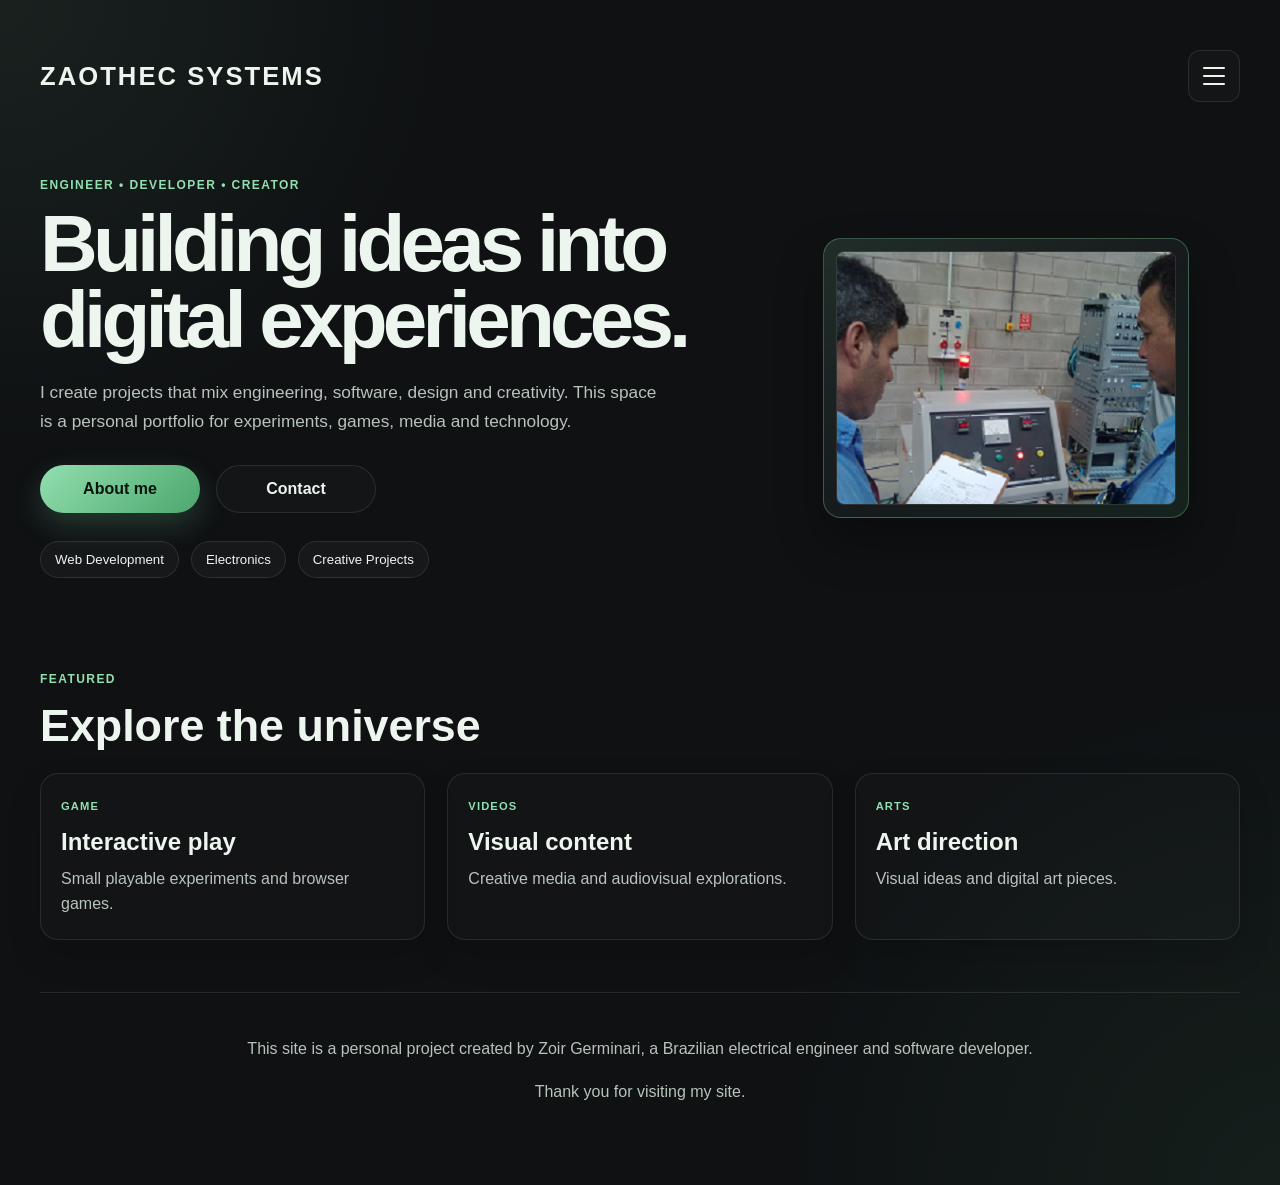
<file: index.html>
﻿<!DOCTYPE html>
<html lang="pt-BR">
<head>
  <meta charset="UTF-8">
  <meta name="viewport" content="width=device-width, initial-scale=1.0">
  <title>Zaothec Systems</title>
  <link rel="icon" type="image/png" href="imagens/zaoicon2.png">
  <link rel="stylesheet" href="index.css">
  <script async src="https://www.googletagmanager.com/gtag/js?id=G-YG8TLQX082"></script>
  <script>
    window.dataLayer = window.dataLayer || [];
    function gtag(){dataLayer.push(arguments);}
    gtag('js', new Date());
    gtag('config', 'G-YG8TLQX082');
  </script>
  <script src="index.js" defer></script>
</head>
<body>
  <div class="page-shell">
    <header class="topbar">
      <div class="brand">Zaothec Systems</div>

      <button class="menu-toggle" aria-label="Abrir menu" aria-expanded="false">
        <span></span>
        <span></span>
        <span></span>
      </button>

      <nav class="menu" aria-label="Menu principal">
        <a href="about.html">About</a>
        <a href="VIDEOS.html">Videos</a>
        <a href="contato.html">Contact</a>
        <a href="arts.html">Arts</a>
        <a href="MUSIC.html">Musics</a>
        <a href="game.html">Game</a>
        <a href="ebooks.html">Ebooks</a>
      </nav>
    </header>

    <main class="hero">
      <section class="hero-copy">
        <p class="eyebrow">Engineer • Developer • Creator</p>
        <h1>Building ideas into digital experiences.</h1>
        <p class="lead">
          I create projects that mix engineering, software, design and creativity.
          This space is a personal portfolio for experiments, games, media and technology.
        </p>

        <div class="actions">
          <a class="btn btn-primary" href="about.html">About me</a>
          <a class="btn btn-secondary" href="contato.html">Contact</a>
        </div>

        <ul class="highlights">
          <li>Web Development</li>
          <li>Electronics</li>
          <li>Creative Projects</li>
        </ul>
      </section>

      <aside class="hero-panel" aria-label="Foto em destaque">
        <div class="hero-photo-banner">
          <img class="hero-photo" src="img/testaltavoltagem.png" alt="Dois técnicos analisam um equipamento elétrico em laboratório.">
        </div>
      </aside>
    </main>

    <section class="projects">
      <div class="section-title-wrap">
        <p class="eyebrow">Featured</p>
        <h2>Explore the universe</h2>
      </div>

      <div class="cards">
        <a class="project-card" href="game.html">
          <span class="card-tag">Game</span>
          <h3>Interactive play</h3>
          <p>Small playable experiments and browser games.</p>
        </a>

        <a class="project-card" href="VIDEOS.html">
          <span class="card-tag">Videos</span>
          <h3>Visual content</h3>
          <p>Creative media and audiovisual explorations.</p>
        </a>

        <a class="project-card" href="arts.html">
          <span class="card-tag">Arts</span>
          <h3>Art direction</h3>
          <p>Visual ideas and digital art pieces.</p>
        </a>
      </div>
    </section>

    <section class="footer-note">
      <p>
        This site is a personal project created by Zoir Germinari, a Brazilian electrical engineer and software developer.
      </p>
      <p>Thank you for visiting my site.</p>
    </section>
  </div>
</body>
</html>
</file>
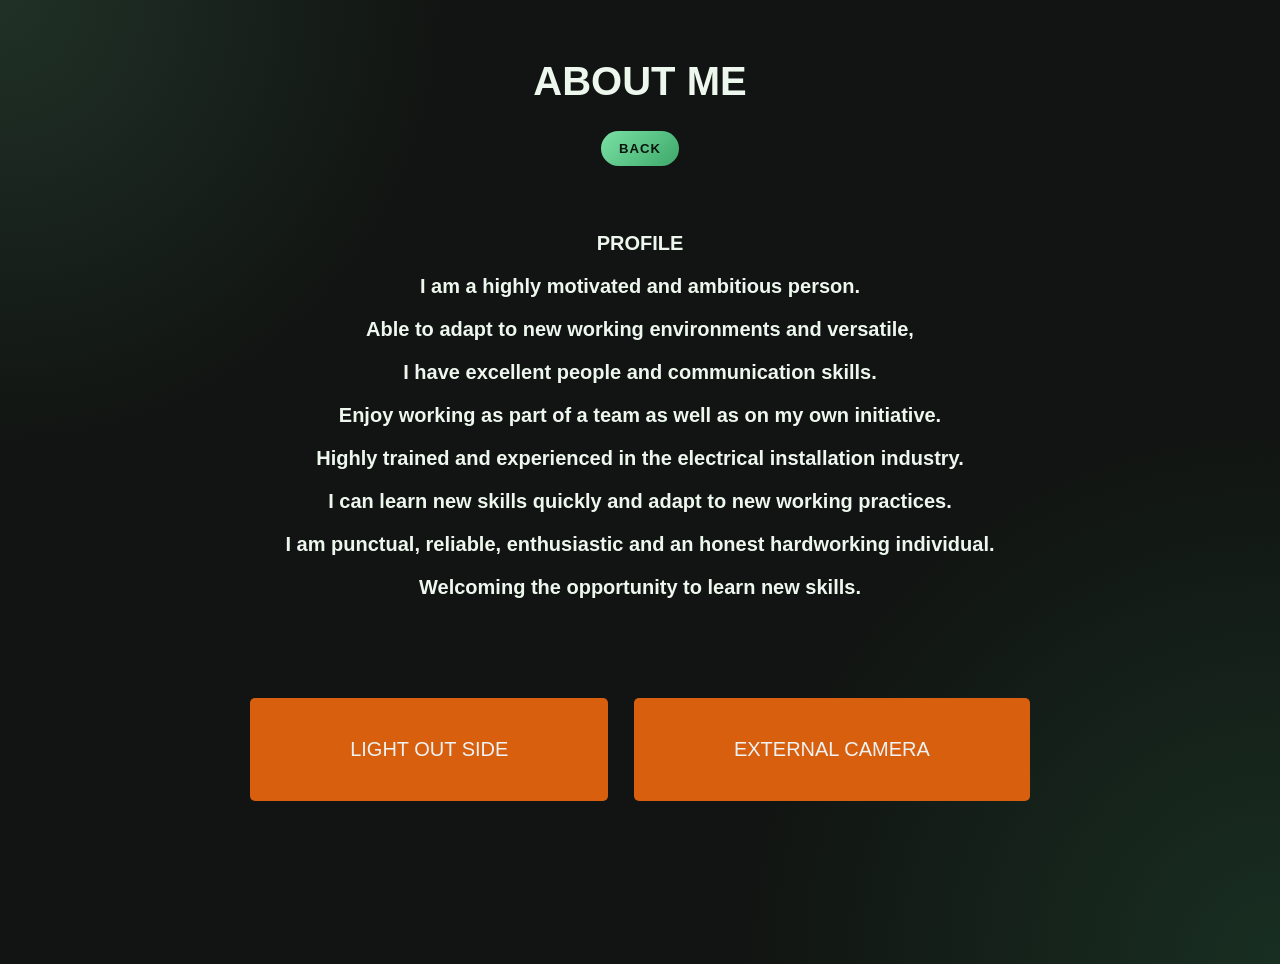
<file: about.html>
<!DOCTYPE html>
<html lang="en">
<head>
    <meta charset="UTF-8">
    <meta name="viewport" content="width=device-width, initial-scale=1.0">
    <title>Document</title>
    <link rel="stylesheet" href="about.css">
</head>
<body>
    <h1>ABOUT ME</h1>
    
    <a href="index.html" class="back-btn">BACK</a>
    <br>
    <br>
    <br>
PROFILE


<p>I am a highly motivated and ambitious person.</p>     
<p>Able to adapt to new working environments and versatile, </p>
 <!-- Quebra de linha -->
<p>I have excellent people and communication skills.</p>
<P>Enjoy working as part of a team as well as on my own initiative.</P>
<P>Highly trained and experienced in the electrical installation industry.</P>
<P> I can learn new skills quickly and adapt to new working practices.</P>
<P>I am punctual, reliable, enthusiastic and an honest hardworking individual. </P>
<P>Welcoming the opportunity to learn new skills.</P>
<br>
    <br>
    <br>

<div class="center"> 
      <a href="http://192.168.1.153/16/on"><button>LIGHT OUT SIDE</button></a>  
     <a href="http://192.168.1.89/capture"><button>EXTERNAL CAMERA</button></a>
    </div>
</body>
</html>
</file>
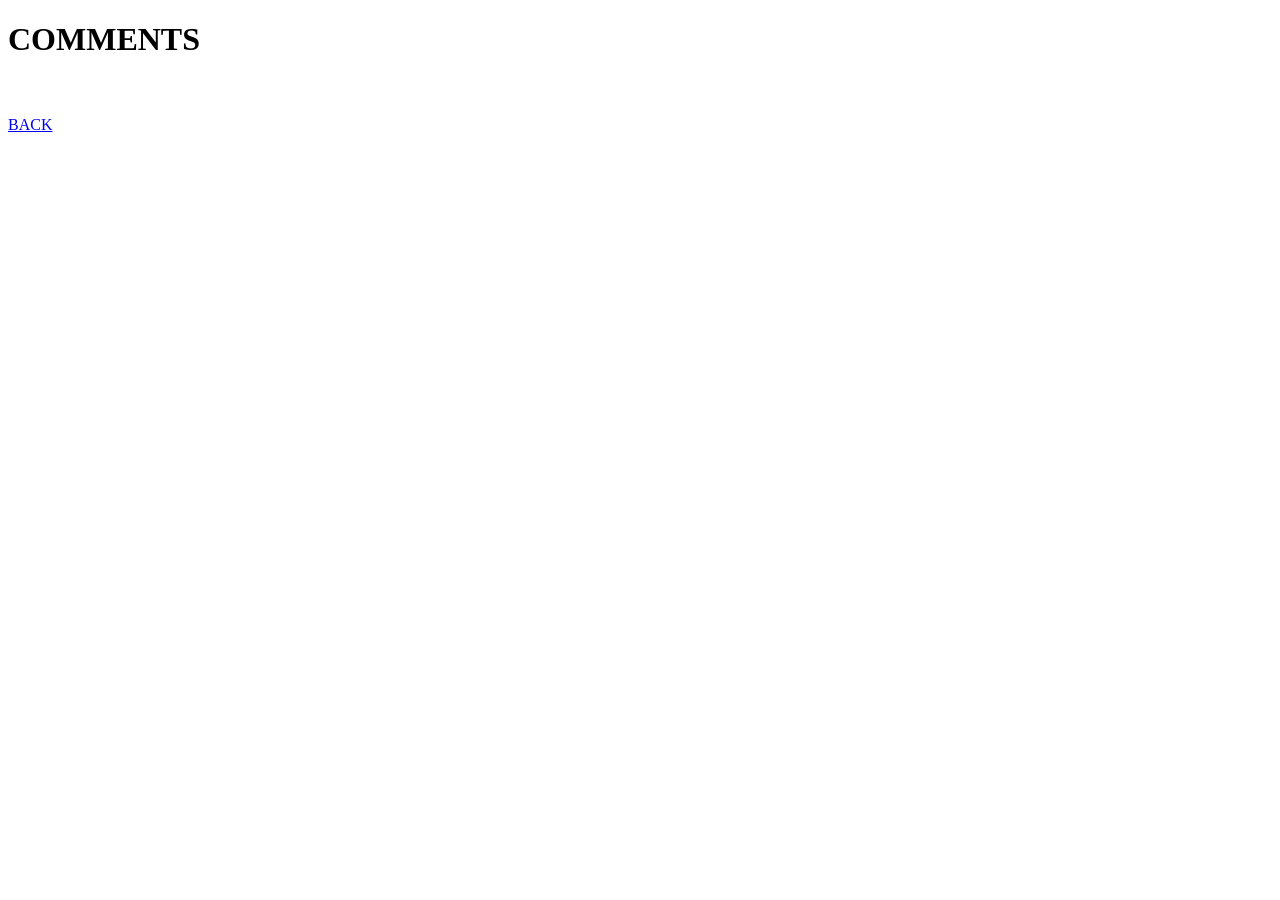
<file: comments.html>
<!DOCTYPE html>
<html lang="en">
<head>
    <meta charset="UTF-8">
    <meta name="viewport" content="width=device-width, initial-scale=1.0">
    <title>Document</title>
</head>
<body>
       <header class="header">
        <h1>COMMENTS</h1>
   </header>
      <br>
      <br>

    <a class="a" href="index.html">BACK</a>
    <br>
    <br>

   <iframe src="https://www.youtube.com/embed/eV4UcOAIP-4 " frameborder="0" width="620" height="515"></iframe>
<iframe src="https://www.youtube.com/embed/_k7aXs1CEtI " frameborder="0" width="620" height="515"></iframe>
</body>
</html>
</file>
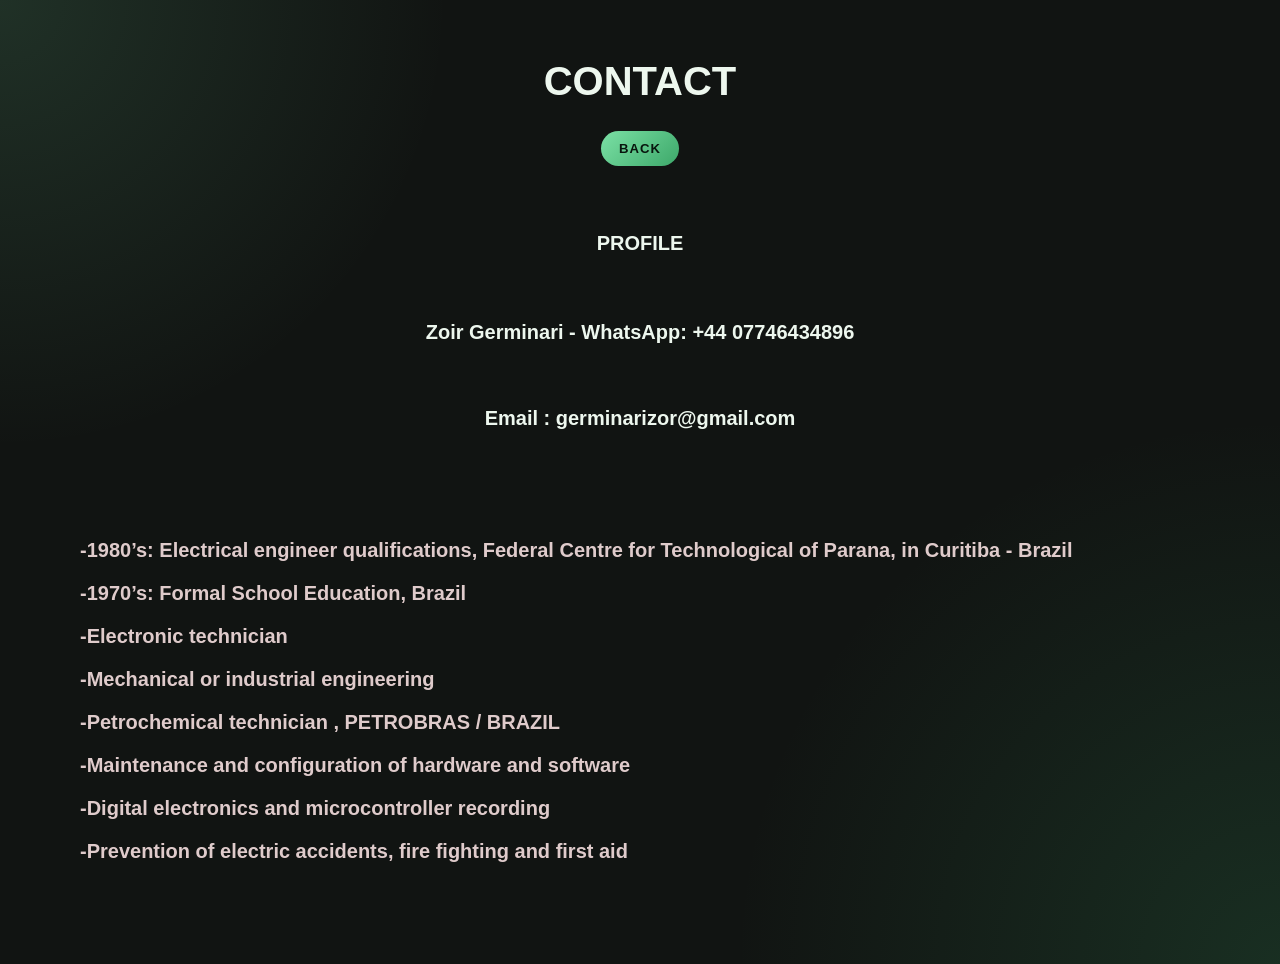
<file: contato.html>
<!DOCTYPE html>
<html lang="en">
<head>
    <meta charset="UTF-8">
    <meta name="viewport" content="width=device-width, initial-scale=1.0">
    <title>Contato</title>
    <link rel="stylesheet" href="contato.css">
</head>
<body>
    <h1>CONTACT</h1>
    
    <a href="index.html" class="back-btn">BACK</a>

    
    <br>
    <br>
    <br>
PROFILE
<br>
    <br>
    <br>
    
<p> Zoir Germinari - WhatsApp: +44 07746434896</p> 
<br>
<p> Email : germinarizor@gmail.com</p> 
<br>
    <br>
    <br>
    <div class="item">

<p> -1980’s: Electrical engineer qualifications, Federal Centre for Technological of Parana, in Curitiba - Brazil <p>
<p>-1970’s: Formal School Education, Brazil</p> 
<p> -Electronic technician</p> 
<p> -Mechanical or industrial engineering</p> 
<p> -Petrochemical technician , PETROBRAS / BRAZIL</p> 
<p> -Maintenance and configuration of hardware and software</p> 
<p> -Digital electronics and microcontroller recording</p> 
<p> -Prevention of electric accidents, fire fighting and first aid</p> 
 
</p> 
</div>
</body>
</file>
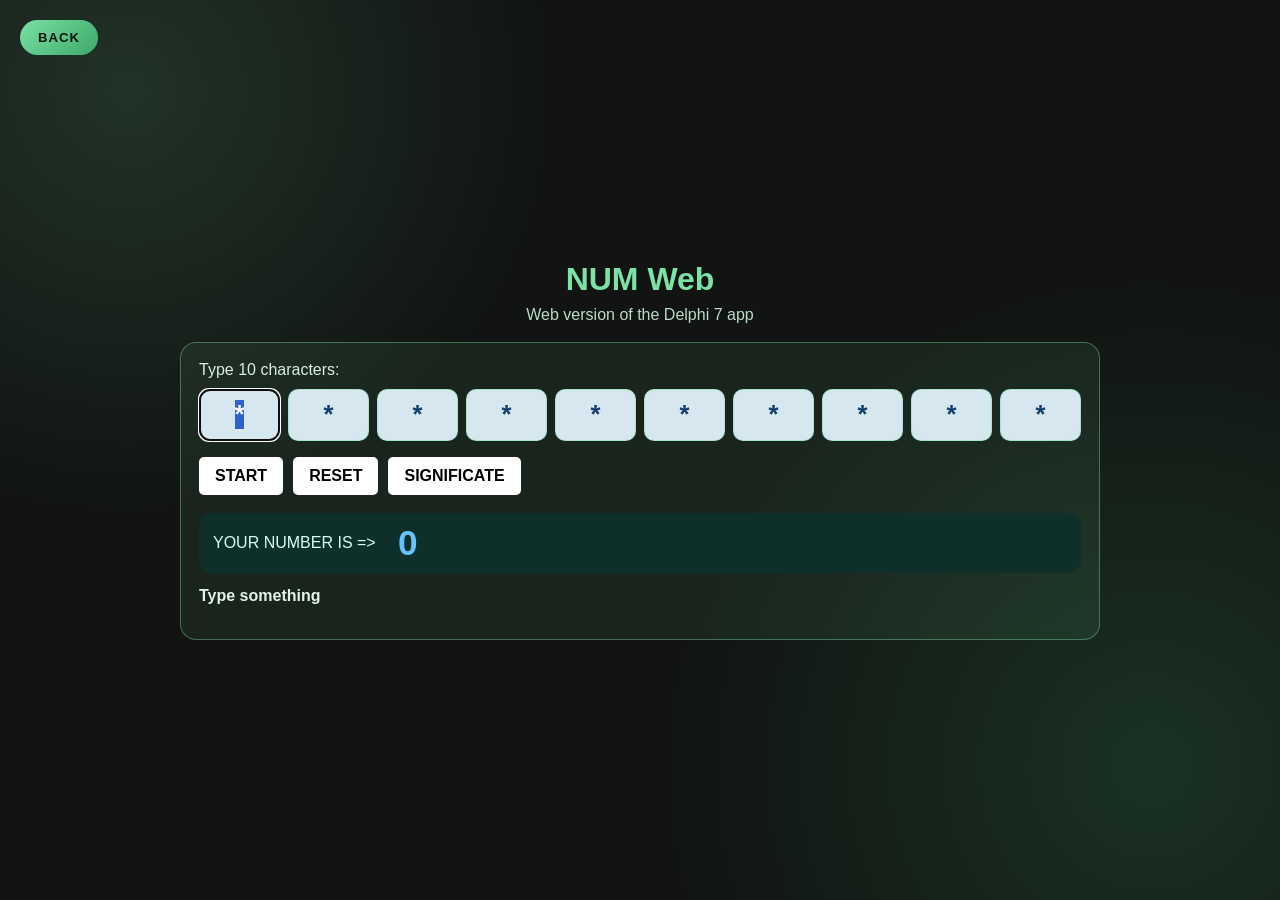
<file: delphi-num.html>
<!DOCTYPE html>
<html lang="en">
<head>
  <meta charset="UTF-8">
  <meta name="viewport" content="width=device-width, initial-scale=1.0">
  <title>NUM Web - Zaothec Systems</title>
  <link rel="stylesheet" href="delphi-num.css">
</head>
<body>
  <a href="game.html" class="back-btn">BACK</a>

  <main class="num-app">
    <h1>NUM Web</h1>
    <p class="subtitle">Web version of the Delphi 7 app</p>

    <section class="panel">
      <label class="input-label">Type 10 characters:</label>
      <div class="grid" id="lettersGrid">
        <input type="text" maxlength="1" class="letter" value="*" aria-label="character 1">
        <input type="text" maxlength="1" class="letter" value="*" aria-label="character 2">
        <input type="text" maxlength="1" class="letter" value="*" aria-label="character 3">
        <input type="text" maxlength="1" class="letter" value="*" aria-label="character 4">
        <input type="text" maxlength="1" class="letter" value="*" aria-label="character 5">
        <input type="text" maxlength="1" class="letter" value="*" aria-label="character 6">
        <input type="text" maxlength="1" class="letter" value="*" aria-label="character 7">
        <input type="text" maxlength="1" class="letter" value="*" aria-label="character 8">
        <input type="text" maxlength="1" class="letter" value="*" aria-label="character 9">
        <input type="text" maxlength="1" class="letter" value="*" aria-label="character 10">
      </div>

      <div class="actions">
        <button id="startBtn" type="button">START</button>
        <button id="resetBtn" type="button">RESET</button>
        <button id="meaningBtn" type="button">SIGNIFICATE</button>
      </div>

      <div class="result-box">
        <span>YOUR NUMBER IS =&gt;</span>
        <strong id="finalNumber">0</strong>
      </div>

      <p id="meaningText" class="meaning">Type something</p>
    </section>
  </main>

  <script src="delphi-num.js"></script>
</body>
</html>
</file>
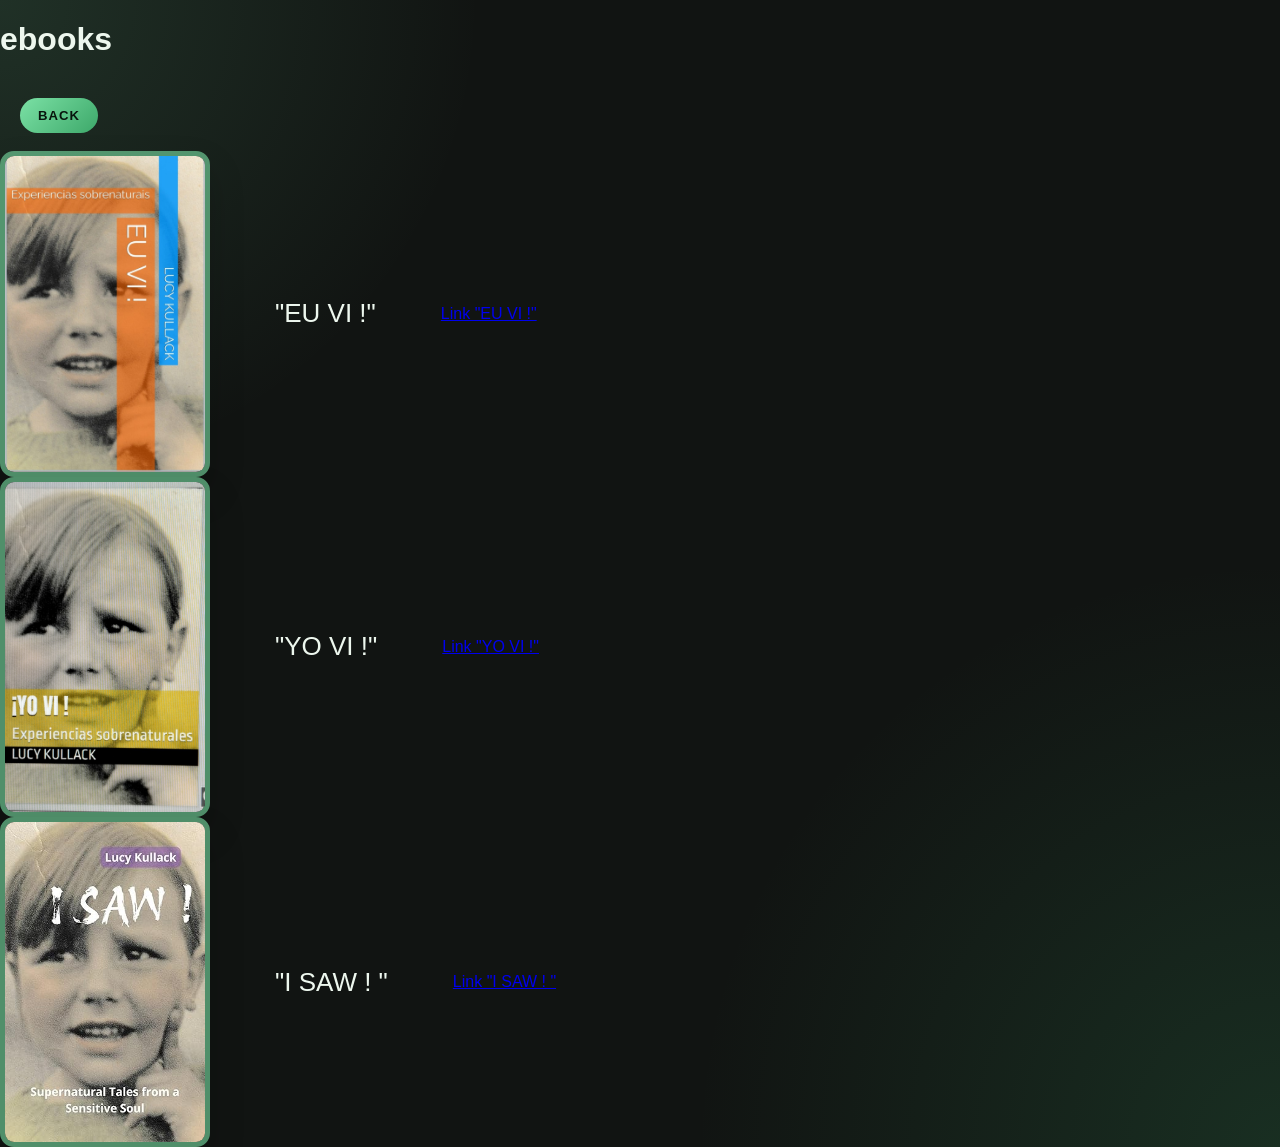
<file: ebooks.html>
<!DOCTYPE html>
<html lang="en">
<head>
    <meta charset="UTF-8">
    <meta name="viewport" content="width=device-width, initial-scale=1.0">
    <title>ebooks</title>
    <link rel="stylesheet" href="ebook.css">
</head>
<body>
    <h1>ebooks</h1>
      <!--Volta a pasta ../ -->
    
    
    <a href="index.html" class="back-btn">BACK</a>
    <br>
    <br>
    
   <div class="item">
      <img src="img/eu vi !.jpg" alt="eu vi !">
      <p>"EU VI !"</p>
      <a href="https://a.co/d/hsKKohU">Link "EU VI !"</a>
    </div>

      <div class="item">
      <img src="img/YO VI !.jpg" alt="YO VI !">
      <p>"YO VI !"</p>
      <a href="https://www.amazon.co.uk/dp/B0FH59WWPM">Link "YO VI !"</a>
    </div>

     <div class="item">
      <img src="img/I SAW ! .jpg" alt="I SAW ! ">
      <p>"I SAW ! "</p>
      <a href="https://amzn.eu/d/01LGEeT9">Link "I SAW ! "</a>
    </div>

</body>
</html>
</file>
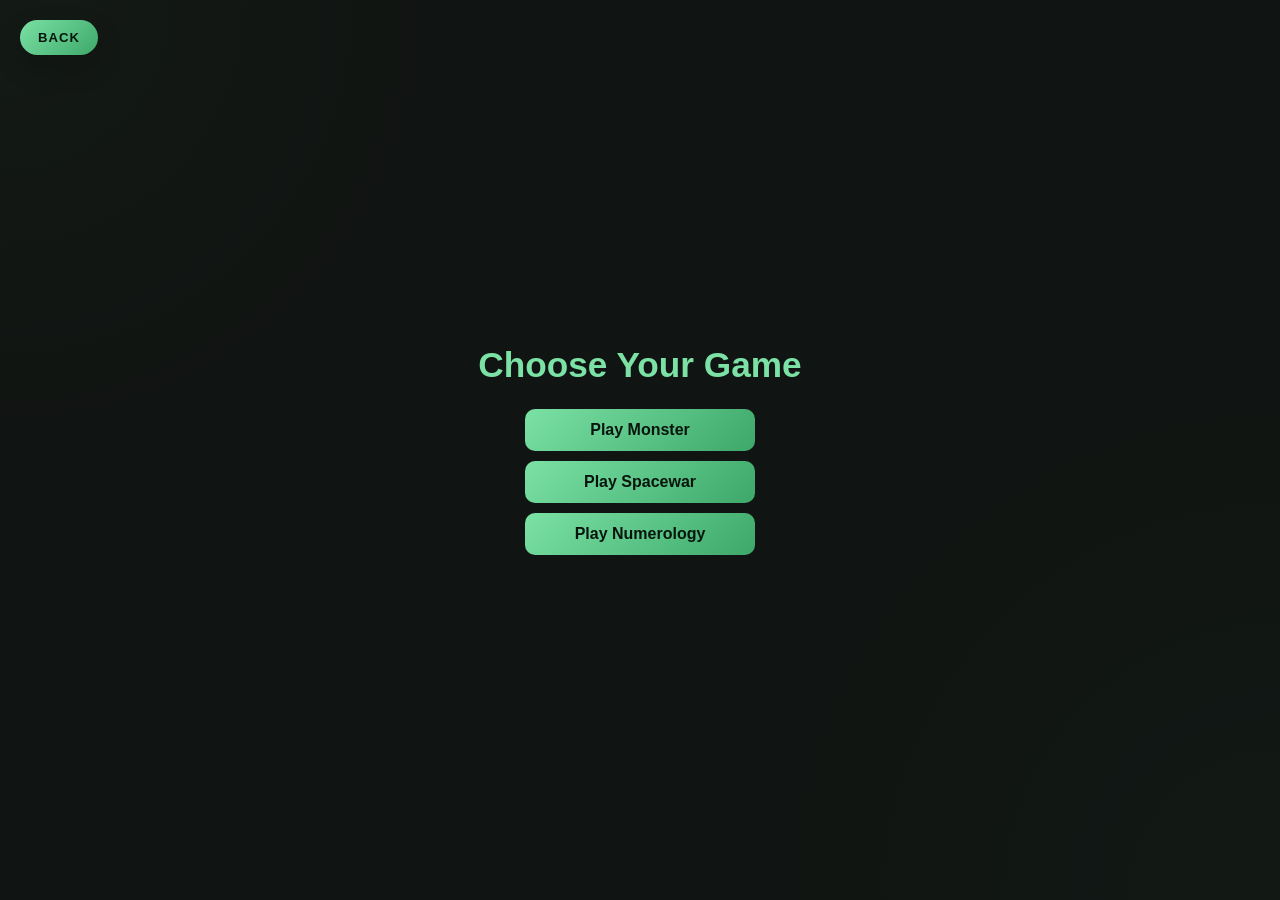
<file: game.html>
<!DOCTYPE html>
<html lang="pt-BR">
<head>
  <meta charset="UTF-8">
  <link rel="stylesheet" href="game.css">
  <meta http-equiv="X-UA-Compatible" content="IE=edge">
  <meta name="viewport" content="width=device-width, initial-scale=1.0">
  <title>Games - Zaothec Systems</title>
</head>
<body>

  <a href="index.html" class="back-btn">BACK</a>

  <main class="game-hub">
    <h1>Choose Your Game</h1>
    <div class="game-links">
      <a class="game-link" href="monster.html">Play Monster</a>
      <a class="game-link" href="spacewar.html">Play Spacewar</a>
      <a class="game-link" href="delphi-num.html">Play Numerology</a>
    </div>
  </main>
  
</body>
</html>
</file>
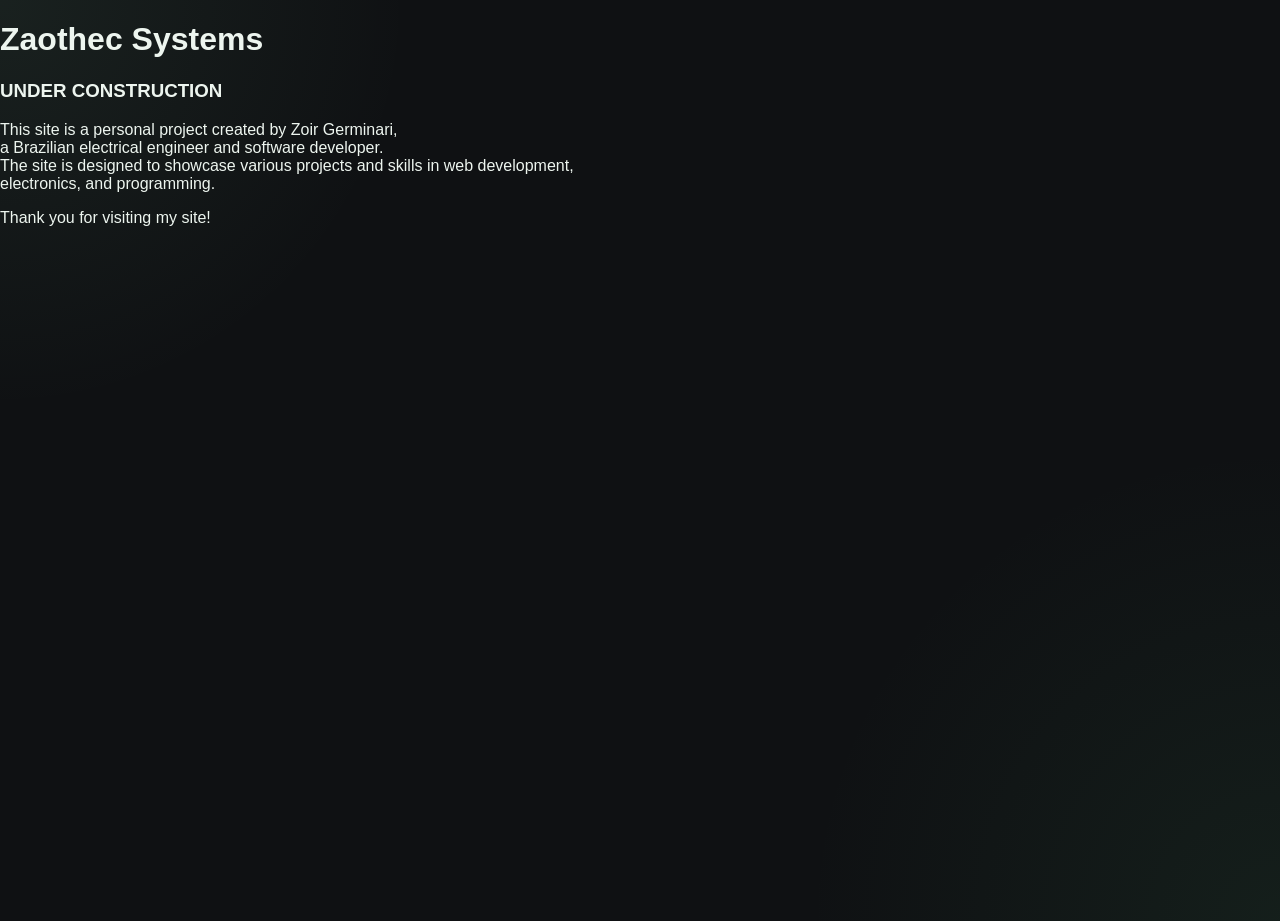
<file: index-backup.html>
<!DOCTYPE html>
<html lang="en">
<head>
    <meta charset="UTF-8">
    <meta name="viewport" content="width=device-width, initial-scale=1.0">
    <title>Zaothec Systems</title>
    <link rel="icon" type="image/png" href="imagens/zaoicon2.png">
    <link rel="stylesheet" href="index.css">
      <!-- Google tag (gtag.js) -->
    <script async src="https://www.googletagmanager.com/gtag/js?id=G-YG8TLQX082"></script>
    <script>
      window.dataLayer = window.dataLayer || [];
      function gtag(){dataLayer.push(arguments);}
      gtag('js', new Date());

      gtag('config', 'G-YG8TLQX082');
    </script>
</head>
<body>

   <header class="header">
        <h1>Zaothec Systems</h1>
   </header>
<div class="top-bar">
    <div class="menu">
        
        <a href="about.html">ABOUT</a>
        <a href="VIDEOS.html">VIDEOS</a>
        <a href="contato.html">CONTACT</a>
        <a href="arts.html">ARTS</a>
       <a href="MUSIC.html">MUSICs</a>
        <a href="game.html">GAME</a>
        <a href="ebooks.html">EBOOKS</a>
        <!--<a href="comments.html">COMMENTS</a>-->
       <!-- <a href="https://commentzo.netlify.app/" target="_blank">COMMENTZO</a>-->
    </div>

    <div class="img">
    </div>
</div>
   
    <div class="under-construction">
      <h3>UNDER CONSTRUCTION </h3>
    </div>

   
  <div class="texto-final">
  <p>
    This site is a personal project created by Zoir Germinari, <br>a Brazilian electrical engineer and software developer. <br>The site is designed to showcase various projects and skills in web development, <br>electronics, and programming.
  </p>
  <p>
    Thank you for visiting my site!
  </p>
</div>


  

<!-- outros conteúdos aqui -->





   
    
    <!-- Botões e links comentados -->
  
</body>


</html>
</file>
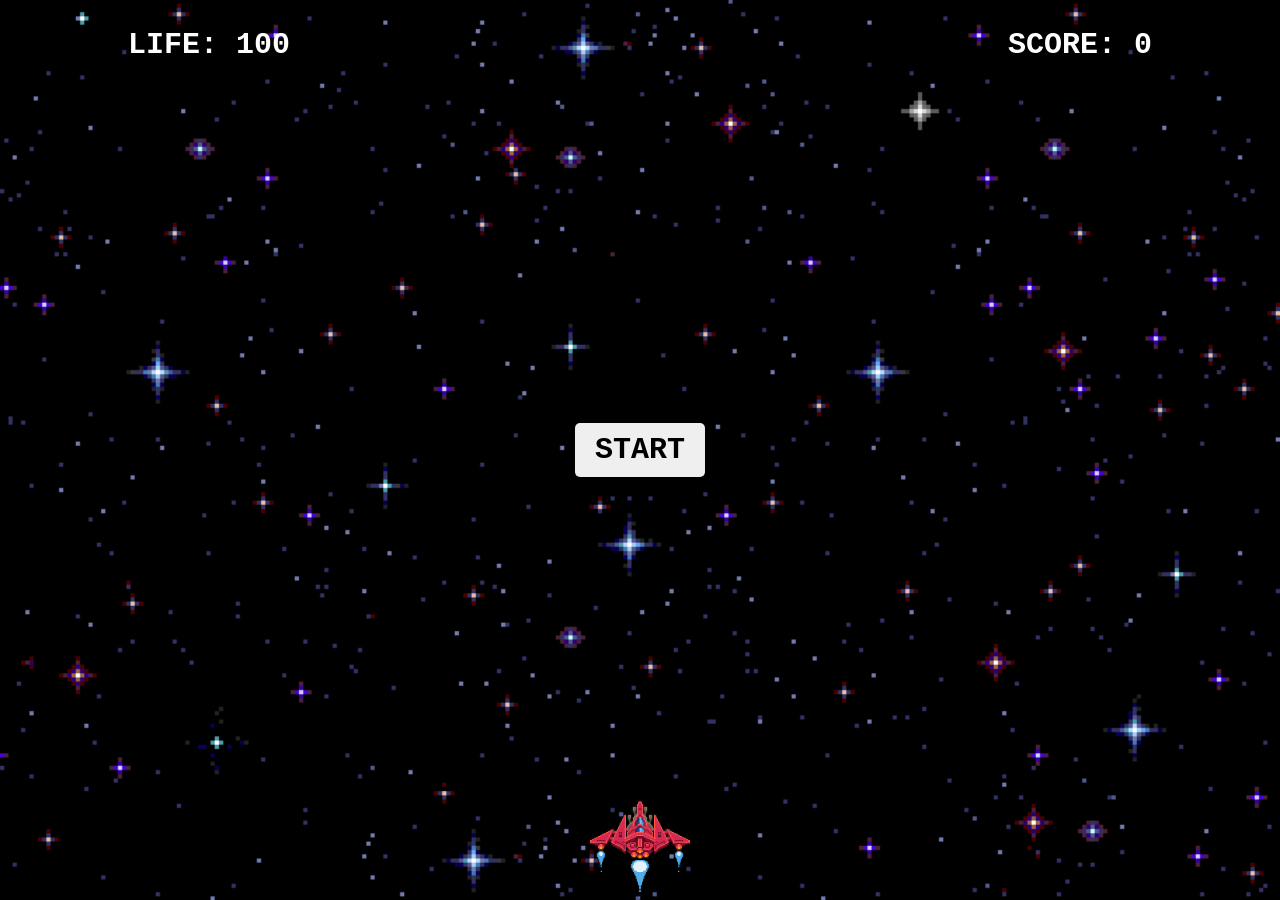
<file: spacewar.html>
<!DOCTYPE html>
<html lang="pt-br">
  <head>
    <meta charset="utf-8">
    <meta name="viewport" content="width=device-width, initial-scale=1.0">
    <meta name="description" content="Codigo Base, html, css, javascript">
    <meta name="keywords" content="Codigo Base, html, css, javascript">
    <meta name="author" content="Johnny Peffer Oficial">
     <link rel="shortcut icon" type="image/x-icon" href="imagens/favicon.ico">
    <link rel="stylesheet" type="text/css" href="spacewar.css">
    <title>SPACEWAR</title>
  </head>
  <body>
    <div id="cenario">
      <div id="menu">
        <div id="vida">LIFE: 100</div>
        <div id="pontos">SCORE: 0</div>
      </div>
      <div id="nave"></div>
      <button type="button" id="iniciar" onclick="iniciarJogo()">START</button>
    </div>
    <script src="spacewar.js" defer></script>
  </body>
</html>
</file>
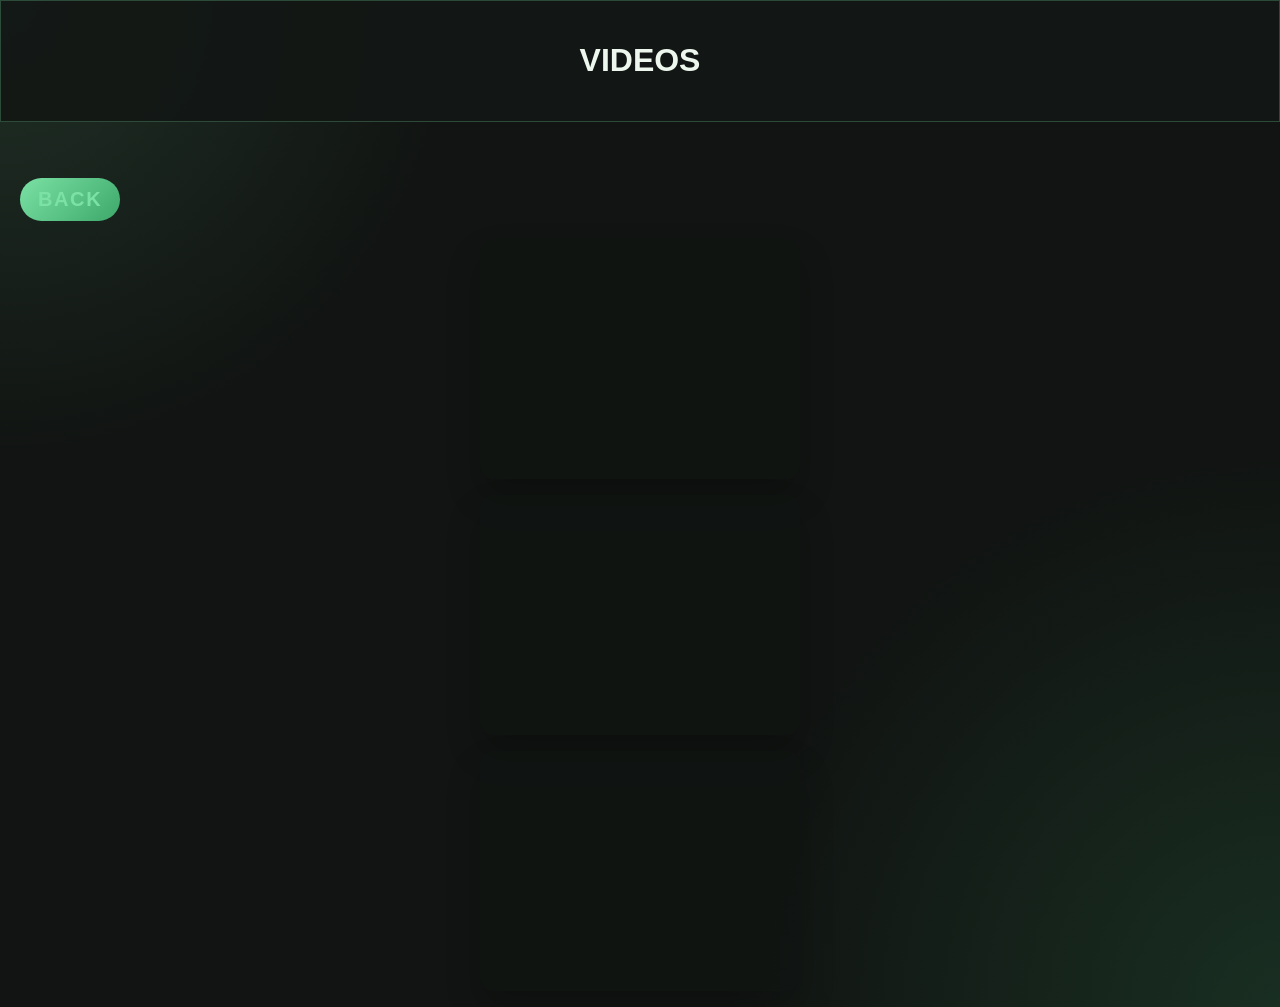
<file: VIDEOS.html>
<!DOCTYPE html>
<html lang="en">
<head>
    <meta charset="UTF-8">
    <meta name="viewport" content="width=device-width, initial-scale=1.0">
    <title>VIDEOS - Zaothec Systems</title>
    <link rel="icon" type="image/png" href="imagens/zaoicon2.png">
    <link rel="stylesheet" href="VIDEOS.css">
</head>
<body>
   <header class="header">
        <h1>VIDEOS </h1>
   </header>
      <br>
      <br>

    <a class="a back-btn" href="index.html">BACK</a>
    <br>
    <br>

   <!-- Vídeos do YouTube -->
   <div class="video-container">
       <iframe src="https://www.youtube.com/embed/eV4UcOAIP-4" 
               width="620" height="515" 
               style="border: none;"
               allow="accelerometer; autoplay; clipboard-write; encrypted-media; gyroscope; picture-in-picture" 
               allowfullscreen>
       </iframe>
   </div>
   
   <div class="video-container">
       <iframe src="https://www.youtube.com/embed/_k7aXs1CEtI" 
               width="620" height="515" 
               style="border: none;"
               allow="accelerometer; autoplay; clipboard-write; encrypted-media; gyroscope; picture-in-picture" 
               allowfullscreen>
       </iframe>
   </div>

   <div class="video-container">
       <iframe src="https://www.youtube.com/embed/kYYTUi4nfn8" 
               width="620" height="515" 
               style="border: none;"
               allow="accelerometer; autoplay; clipboard-write; encrypted-media; gyroscope; picture-in-picture" 
               allowfullscreen>
       </iframe>
   </div>

<!--  <video controls width="320" >
  <source src="img/Firefight.mp4" type="video/mp4">
  
</video>  -->
      
</body>
</file>
<file: index.css>
﻿:root {
  --bg: #0f1113;
  --bg-soft: #171b1d;
  --panel: rgba(18, 20, 21, 0.96);
  --panel-border: rgba(170, 180, 176, 0.15);
  --text: #edf5ef;
  --muted: #b7c3bb;
  --primary: #92dfaf;
  --secondary: #4ca76d;
  --accent: #1d3127;
  --shadow: rgba(0, 0, 0, 0.32);
}

* {
  box-sizing: border-box;
}

html {
  scroll-behavior: smooth;
}

body {
  margin: 0;
  min-height: 100vh;
  font-family: Arial, Helvetica, sans-serif;
  background:
    radial-gradient(circle at top left, rgba(146, 223, 175, 0.08), transparent 26%),
    radial-gradient(circle at bottom right, rgba(76, 167, 109, 0.09), transparent 30%),
    var(--bg);
  color: var(--text);
}

img {
  max-width: 100%;
  display: block;
}

a {
  text-decoration: none;
}

.page-shell {
  width: min(1200px, calc(100% - 32px));
  margin: 0 auto;
  padding: 32px 0 64px;
}

.topbar {
  display: flex;
  align-items: center;
  justify-content: space-between;
  gap: 20px;
  padding: 18px 0 28px;
  position: relative;
}

.brand {
  font-size: 1.6rem;
  font-weight: 800;
  letter-spacing: 0.08em;
  text-transform: uppercase;
  color: var(--text);
}

.menu {
  display: flex;
  flex-wrap: wrap;
  gap: 18px;
  justify-content: flex-end;
}

.menu a {
  color: var(--muted);
  font-size: 0.82rem;
  font-weight: 700;
  letter-spacing: 0.08em;
  text-transform: uppercase;
  transition: color 0.2s ease, transform 0.2s ease;
}

.menu a:hover {
  color: var(--primary);
  transform: translateY(-1px);
}

.menu-toggle {
  display: inline-flex;
  width: 52px;
  height: 52px;
  border: 1px solid var(--panel-border);
  border-radius: 12px;
  background: rgba(255, 255, 255, 0.02);
  cursor: pointer;
  align-items: center;
  justify-content: center;
  flex-direction: column;
  gap: 6px;
  padding: 0;
}

.menu-toggle span {
  display: block;
  width: 22px;
  height: 2px;
  background: var(--text);
  border-radius: 99px;
  transition: transform 0.25s ease, opacity 0.2s ease;
}


.hero {
  display: grid;
  grid-template-columns: 1.35fr 0.9fr;
  gap: 30px;
  align-items: center;
  padding: 28px 0 20px;
}

.hero-copy {
  padding: 20px 0;
}

.eyebrow {
  margin: 0 0 14px;
  color: var(--primary);
  text-transform: uppercase;
  letter-spacing: 0.12em;
  font-size: 0.75rem;
  font-weight: 700;
}

.hero-copy h1 {
  margin: 0;
  font-size: clamp(2.5rem, 7vw, 5rem);
  line-height: 0.95;
  letter-spacing: -0.06em;
}

.lead {
  max-width: 620px;
  margin-top: 20px;
  font-size: 1.08rem;
  line-height: 1.7;
  color: var(--muted);
}

.actions {
  display: flex;
  flex-wrap: wrap;
  gap: 16px;
  margin-top: 28px;
}

.btn {
  display: inline-flex;
  align-items: center;
  justify-content: center;
  min-width: 160px;
  padding: 14px 22px;
  border-radius: 999px;
  font-weight: 700;
  transition: transform 0.2s ease, box-shadow 0.2s ease, border-color 0.2s ease;
}

.btn:hover {
  transform: translateY(-2px);
}

.btn-primary {
  background: linear-gradient(135deg, var(--primary), var(--secondary));
  color: #08150d;
  box-shadow: 0 12px 30px rgba(123, 225, 165, 0.2);
}

.btn-secondary {
  background: rgba(255, 255, 255, 0.02);
  border: 1px solid var(--panel-border);
  color: var(--text);
}

.highlights {
  list-style: none;
  display: flex;
  flex-wrap: wrap;
  gap: 12px;
  padding: 0;
  margin: 28px 0 0;
}

.highlights li {
  background: rgba(255, 255, 255, 0.03);
  border: 1px solid var(--panel-border);
  color: var(--text);
  padding: 10px 14px;
  border-radius: 999px;
  font-size: 0.83rem;
}

.hero-panel {
  display: flex;
  justify-content: center;
}

.hero-photo-banner {
  max-width: 100%;
  padding: 12px;
  border: 1px solid rgba(146, 223, 175, 0.3);
  border-radius: 18px;
  background: linear-gradient(145deg, rgba(146, 223, 175, 0.14), rgba(23, 27, 29, 0.96) 52%, rgba(76, 167, 109, 0.12));
  box-shadow: 0 24px 48px var(--shadow);
}

.hero-photo {
  width: 100%;
  max-width: 340px;
  height: auto;
  border: 1px solid var(--panel-border);
  border-radius: 8px;
}

.projects {
  padding-top: 54px;
}

.section-title-wrap {
  margin-bottom: 22px;
}

.section-title-wrap h2 {
  margin: 0;
  font-size: clamp(1.8rem, 4vw, 2.8rem);
}

.cards {
  display: grid;
  grid-template-columns: repeat(3, minmax(0, 1fr));
  gap: 22px;
}

.project-card {
  display: block;
  background: rgba(255, 255, 255, 0.015);
  border: 1px solid var(--panel-border);
  border-radius: 18px;
  padding: 22px 20px;
  color: var(--text);
  box-shadow: 0 16px 35px rgba(0, 0, 0, 0.14);
  transition: transform 0.2s ease, border-color 0.2s ease, box-shadow 0.2s ease;
}

.project-card:hover {
  transform: translateY(-4px);
  border-color: rgba(123, 225, 165, 0.5);
  box-shadow: 0 22px 50px rgba(61, 168, 106, 0.12);
}

.card-tag {
  display: inline-block;
  color: var(--primary);
  font-size: 0.7rem;
  text-transform: uppercase;
  letter-spacing: 0.1em;
  font-weight: 700;
  margin-bottom: 16px;
}

.project-card h3 {
  margin: 0 0 10px;
  font-size: 1.5rem;
}

.project-card p {
  margin: 0;
  color: var(--muted);
  line-height: 1.6;
}

.footer-note {
  margin-top: 52px;
  padding-top: 26px;
  border-top: 1px solid var(--panel-border);
  text-align: center;
  color: var(--muted);
  line-height: 1.7;
}

@media (max-width: 900px) {
  .hero {
    grid-template-columns: 1fr;
  }

  .cards {
    grid-template-columns: 1fr;
  }
}

.menu {
  display: none;
  width: 100%;
  flex-direction: column;
  align-items: flex-start;
  gap: 12px;
  padding: 16px 0 4px;
}

.topbar.menu-open .menu {
  display: flex;
}

.topbar.menu-open .menu-toggle span:nth-child(1) {
  transform: rotate(45deg) translate(4.5px, 4.5px);
}

.topbar.menu-open .menu-toggle span:nth-child(2) {
  opacity: 0;
}

.topbar.menu-open .menu-toggle span:nth-child(3) {
  transform: rotate(-45deg) translate(4.5px, -4.5px);
}

.menu a {
  width: 100%;
  padding: 10px 12px;
  border-radius: 10px;
  background: rgba(255, 255, 255, 0.02);
  border: 1px solid var(--panel-border);
}

@media (max-width: 640px) {
  .page-shell {
    width: min(100% - 20px, 1200px);
    padding-top: 20px;
  }

  .topbar {
    flex-direction: row;
    align-items: center;
    justify-content: space-between;
    flex-wrap: wrap;
  }

  .btn {
    width: 100%;
  }

  .actions {
    flex-direction: column;
  }
}
</file>
<file: about.css>
body {
  margin: 0;
  min-height: 100vh;
  font-family: Arial, Helvetica, sans-serif;
  font-size: 20px;
  font-weight: bold;
  text-decoration: none;
  text-align: center;
  color: #edf7ee;
  background:
    radial-gradient(circle at top left, rgba(123, 225, 165, 0.14), transparent 28%),
    radial-gradient(circle at bottom right, rgba(61, 168, 106, 0.18), transparent 34%),
    #111412;
  padding: 32px 80px;
}

.back-btn {
  display: inline-block;
  margin: 0 0 20px;
  padding: 10px 18px;
  border-radius: 999px;
  background: linear-gradient(135deg, #7be1a5, #3da86a);
  color: #08150d;
  text-decoration: none;
  font-size: 0.82rem;
  font-weight: 800;
  letter-spacing: 0.08em;
  text-transform: uppercase;
}

@media screen and (max-width: 780px) {
  body {
    margin-left: 16px;
    margin-right: 16px;
    font-size: 16px;
  }

  button {
    padding: 18px 28px;
    font-size: 16px;
  }
}
  
    /* assim e o comentario no css*/
button{
    /* Resetando margem e padding para garantir que não há espaçamento indesejado */
* {
  margin: 0;
  padding: 0;
  box-sizing: border-box;  /* Impede que margens e preenchimentos afetem o layout */
}
   padding: 40px 100px;
  font-size: 20px;
  background-color: #d85f0e;
  color: rgb(238, 242, 243);
  border: 10px;
  border-radius: 5px;
  cursor: pointer;
  margin: 10px;  /* Apenas margem controlada entre os botões */
  display: inline-block;

}
</file>
<file: contato.css>
body {
  margin: 0;
  min-height: 100vh;
  font-family: Arial, Helvetica, sans-serif;
  font-size: 20px;
  font-weight: bold;
  text-decoration: none;
  text-align: center;
  color: #edf7ee;
  background:
    radial-gradient(circle at top left, rgba(123, 225, 165, 0.14), transparent 28%),
    radial-gradient(circle at bottom right, rgba(61, 168, 106, 0.18), transparent 34%),
    #111412;
  padding: 32px 80px;
}

.back-btn {
  display: inline-block;
  margin: 0 0 20px;
  padding: 10px 18px;
  border-radius: 999px;
  background: linear-gradient(135deg, #7be1a5, #3da86a);
  color: #08150d;
  text-decoration: none;
  font-size: 0.82rem;
  font-weight: 800;
  letter-spacing: 0.08em;
  text-transform: uppercase;
}

  @media screen and (max-width: 780px) {
    body {
      margin-left: 16px;
      margin-right: 16px;
      font-size: 16px;
    }

    .item p {
      font-size: 16px;
    }
  }

.item {
   color:rgb(37, 45, 49);
    
    font-family: Arial, Helvetica, sans-serif;
      font-size: 20px;
    font-weight: bold;
  align-items: left;
  gap: 25px;
  
}
.item p {
   color: rgb(223, 203, 203);
   font-size: 20px;
   font-weight: bold;
   text-align: left;
  }
</file>
<file: delphi-num.css>
* {
  box-sizing: border-box;
}

body {
  margin: 0;
  min-height: 100vh;
  background:
    radial-gradient(circle at 10% 10%, rgba(123, 225, 165, 0.15), transparent 30%),
    radial-gradient(circle at 90% 85%, rgba(61, 168, 106, 0.2), transparent 35%),
    #111412;
  color: #edf7ee;
  font-family: Arial, Helvetica, sans-serif;
}

.back-btn {
  position: absolute;
  top: 20px;
  left: 20px;
  z-index: 10;
  display: inline-block;
  padding: 10px 18px;
  border-radius: 999px;
  background: linear-gradient(135deg, #7be1a5, #3da86a);
  color: #08150d;
  text-decoration: none;
  font-size: 0.82rem;
  font-weight: 800;
  letter-spacing: 0.08em;
  text-transform: uppercase;
}

.num-app {
  min-height: 100vh;
  display: flex;
  flex-direction: column;
  align-items: center;
  justify-content: center;
  padding: 32px 14px;
}

h1 {
  margin: 0;
  color: #7be1a5;
  font-size: 2rem;
}

.subtitle {
  margin-top: 8px;
  margin-bottom: 18px;
  color: #b8dcc8;
}

.panel {
  width: min(920px, 96vw);
  border: 1px solid rgba(123, 225, 165, 0.4);
  border-radius: 16px;
  padding: 18px;
  background: rgba(123, 225, 165, 0.08);
}

.input-label {
  display: block;
  margin-bottom: 10px;
  color: #d7efe0;
}

.grid {
  display: grid;
  grid-template-columns: repeat(10, minmax(36px, 1fr));
  gap: 8px;
}

.letter {
  height: 52px;
  border-radius: 10px;
  border: 1px solid rgba(123, 225, 165, 0.5);
  background: #d6e7f0;
  color: #123d6d;
  font-size: 1.6rem;
  font-weight: 700;
  text-align: center;
}

.actions {
  margin-top: 16px;
  display: flex;
  gap: 10px;
  flex-wrap: wrap;
}

button {
  border: none;
  border-radius: 5px;
  padding: 10px 16px;
  background: #ffffff;
  color: #000000;
  font-weight: 800;
  font-size: 1rem;
  cursor: pointer;
}

button:hover {
  background: #d9d9d9;
  color: #000000;
}

.result-box {
  margin-top: 18px;
  padding: 10px 14px;
  border-radius: 12px;
  background: #0f2f2a;
  color: #d4fff0;
  display: flex;
  align-items: center;
  gap: 10px;
  flex-wrap: wrap;
  animation: pulseColor 1s infinite alternate;
}

.result-box strong {
  display: inline-block;
  min-width: 44px;
  text-align: center;
  font-size: 2.2rem;
  color: #66c2ff;
}

.meaning {
  margin-top: 14px;
  font-weight: 700;
  color: #e0f4e8;
}

@keyframes pulseColor {
  from {
    background: #0f2f2a;
  }
  to {
    background: #385641;
  }
}

@media (max-width: 780px) {
  .grid {
    grid-template-columns: repeat(5, minmax(42px, 1fr));
  }

  .letter {
    height: 56px;
    font-size: 1.4rem;
  }

  .actions {
    flex-direction: column;
  }

  button {
    width: 100%;
  }

  .result-box strong {
    font-size: 2rem;
  }
}
</file>
<file: ebook.css>
body {
    margin: 0;
    min-height: 100vh;
    color: #edf7ee;
    font-family: Arial, Helvetica, sans-serif;
    background:
      radial-gradient(circle at top left, rgba(123, 225, 165, 0.14), transparent 28%),
      radial-gradient(circle at bottom right, rgba(61, 168, 106, 0.18), transparent 34%),
      #111412;
}

.back-btn {
    display: inline-block;
    margin: 18px 0 0 20px;
    padding: 10px 18px;
    border-radius: 999px;
    background: linear-gradient(135deg, #7be1a5, #3da86a);
    color: #08150d;
    text-decoration: none;
    font-size: 0.82rem;
    font-weight: 800;
    letter-spacing: 0.08em;
    text-transform: uppercase;
}
.item {
  display: flex;
  align-items: center;
  gap: 25px;
}

.item img {
  width: 200px; /* ou o tamanho desejado */
  height: auto;
  border: 5px solid rgba(123, 225, 165, 0.6);
  border-radius: 14px;
  box-shadow: 0 18px 35px rgba(0, 0, 0, 0.18);
}

.item p {
  margin: 40px;
  font-size: 26px;
  color: #edf7ee;
}

/*.................................mobile..................................*/
@media screen and (max-width: 780px) {
  body {
    background:
      radial-gradient(circle at top left, rgba(123, 225, 165, 0.14), transparent 28%),
      radial-gradient(circle at bottom right, rgba(61, 168, 106, 0.18), transparent 34%),
      #111412;
    font-size: 1rem;
  }

  .item img {
    width: 200px; /* ajuste para telas menores */
  }

  .item p {
    font-size: 1.2rem; /* ajuste para telas menores */
    margin: 20px;
    color: #edf7ee;
  }
}
</file>
<file: game.css>
*{
    margin: 0;
    padding: 0;
    box-sizing: border-box;
}

body {
    min-height: 100vh;
    background:
      radial-gradient(circle at top left, rgba(123, 225, 165, 0.14), transparent 28%),
      radial-gradient(circle at bottom right, rgba(61, 168, 106, 0.18), transparent 34%),
      #111412;
    color: #edf7ee;
    font-family: Arial, Helvetica, sans-serif;
}

.back-btn {
    position: absolute;
    top: 20px;
    left: 20px;
    z-index: 10;
    display: inline-block;
    padding: 10px 18px;
    border-radius: 999px;
    background: linear-gradient(135deg, #7be1a5, #3da86a);
    color: #08150d;
    text-decoration: none;
    font-size: 0.82rem;
    font-weight: 800;
    letter-spacing: 0.08em;
    text-transform: uppercase;
    box-shadow: 0 12px 28px rgba(0, 0, 0, 0.2);
}

.game-hub {
    min-height: 100vh;
    width: 100vw;
    height: 100vh;
    display: flex;
    flex-direction: column;
    align-items: center;
    justify-content: center;
    gap: 24px;
    background: rgba(17, 20, 18, 0.8);
    background-image: none;
    background-size: 100% 100%;
    background-position: center;
    background-repeat: no-repeat;
    text-align: center;
}

.game-hub h1 {
    color: #7be1a5;
    font-size: 2.2rem;
}

.game-links {
    display: flex;
    flex-direction: column;
    gap: 10px;
}

.game-link {
    display: inline-block;
    min-width: 230px;
    padding: 12px 18px;
    border-radius: 10px;
    background: linear-gradient(135deg, #7be1a5, #3da86a);
    color: #08150d;
    text-decoration: none;
    font-weight: bold;
}

.game-link:hover {
    background: #2d5d42;
    color: #edf7ee;
}

.app-box {
    width: min(760px, 92vw);
    margin-top: 14px;
    padding: 18px;
    border: 1px solid rgba(123, 225, 165, 0.4);
    border-radius: 14px;
    background: rgba(123, 225, 165, 0.08);
}

.app-box h2 {
    color: #7be1a5;
    font-size: 1.15rem;
    margin-bottom: 8px;
}

.app-box p {
    color: #d7efe0;
    font-size: 0.95rem;
    line-height: 1.5;
}

.app-link {
    display: inline-block;
    margin-top: 12px;
    padding: 10px 16px;
    border-radius: 10px;
    background: linear-gradient(135deg, #7be1a5, #3da86a);
    color: #08150d;
    text-decoration: none;
    font-weight: 800;
}

.app-link:hover {
    background: #2d5d42;
    color: #edf7ee;
}

.app-note {
    margin-top: 10px;
    color: #a7cbb6;
    font-size: 0.82rem;
    word-break: break-word;
}

.game2 a{
      background-position: center;
    background-size: cover; 
    color: rgb(252, 247, 247);
    text-decoration: none;
    margin: auto;
     width: 100%;
    position: relative;
    overflow: hidden;
    
}

.game{
    width: 100%;
    height: 100vh;
    border-bottom: 30px solid rgb(26, 34, 29);
    margin: 0 auto;
    position: relative;
    overflow: hidden;
    background: linear-gradient(#111412, #1a221d);
    touch-action: manipulation;
    user-select: none;
    -webkit-user-select: none;
    -webkit-tap-highlight-color: transparent;
}
.game2{
  
  background: linear-gradient(to bottom, #1e2a22, #111412);
  padding: 10px;
  text-align: center;

}

button {
    background: linear-gradient(135deg, #7be1a5, #3da86a);
    color: #08150d;
      border-radius: 50px;
    font-weight: bold;
    font-size: 1.5rem;
    border: none;
    padding: 4rem;
    position: absolute;
    right: 50vw;
    top: 50vh;
    cursor: pointer;
    z-index: 1;
}


.game-over {
    width: 100%;
    height: 100vh;
    background: rgba(54, 4, 100, 0.322);
    display: none;
    align-items: center;
    justify-content: center;
    flex-direction: column;
    position: fixed;
    top: 0;
    left: 0;
}
.game-over h1 {
    font-size: 6rem;
    color: red;
    text-align: left;
    margin-top: 0rem;
}

.pipe {
    position: absolute;
    bottom: 0;
    right: -480px;
    width: 350px;
   
}

.mario{
    width: 150px;
    position: absolute;
    bottom: 0;
    /*right: 1200px;*/
    
}

 @keyframes missel4-animation {
    from {
        right: -80px;
    }

    to {
        right: 100%;
    }
}


.clouds {
    width: 550px;
    position: absolute;
    top: 0;
    animation: clouds-animation 20s infinite linear;
}

@keyframes clouds-animation {
    from {
        right: -550px;
    }
    to {
        right: 100%;
    }
}

.pipe-animation {
    animation: pipe-animation 2s infinite linear;
}

@keyframes pipe-animation {
    from {
        right: -80px;
    }

    to {
        right: 100%;
    }
}

.jump {
    animation: jump 800ms ease-out;
}

@keyframes jump {
    0% {
        bottom:0;
    }

    40% {
        bottom: 200px;
    }

    50% {
        bottom: 200px;
    }

    60% {
        bottom: 200px;
    }

    100% {
        bottom: 0;
    }
}
@media screen and (max-width: 780px) {

.game-hub {
    background-size: cover;
    padding: 16px;
}

.game-link {
    min-width: 180px;
    padding: 10px 14px;
}

.app-box {
    width: 94vw;
    padding: 14px;
}

.app-box p {
    font-size: 0.9rem;
}

.app-link {
    width: 100%;
}

.game {
    background-size: cover;
    touch-action: manipulation;
    -webkit-tap-highlight-color: transparent;
}

button {
    padding: 1.5rem;
    font-size: 1rem;
    right: 35vw;
    top: 55vh;
}

.pipe {
    position: absolute;
    bottom: 20;
    right: -220px;
    width: 150px;
   
}
.mario{
    width: 70px;
    position: absolute;
    bottom: 0;
    /*right: 1200px;*/
    
}

.game-over h1 {
    font-size: 3rem;
    text-align: center;
}
}
</file>
<file: spacewar.css>
* {
    margin: 0;
    padding: 0;
    border: none;
    outline: none;
    box-sizing: border-box;
    -webkit-user-select: none;
    -moz-user-select: none;
    user-select: none;
    font-family: 'Courier New', Courier, monospace;
    font-weight: 900;
    font-size: 30px;
    color: white;
}
 
#cenario {
    position: relative;
    width: 100vw;
    height: 100vh;
    display: flex;
    justify-content: center;
    background-image: url(imagens/espaco.gif);
    background-position: center;
    background-repeat: repeat;
    background-size: cover;
    overflow: hidden;
    touch-action: none;
}

#menu {
    width: 80vw;
    height: 10vh;
    display: flex;
    justify-content: space-between;
    align-items: center;
}

#nave {
    position: absolute;
    width: 100px;
    height: 100px;
    background-image: url(imagens/jogador.gif);
    background-position: center;
    background-repeat: no-repeat;
    background-size: contain;
    bottom: 0;
}

#iniciar {
    position: absolute;
    color: black;
    top: 50%;
    left: 50%;
    transform: translate(-50%, -50%);
    display: block;
    border-radius: 5px;
    padding: 10px 20px;
    cursor: pointer;
}

@keyframes animarCenario {
    from {
        background-position-y: 100%;
    }
    to {
        background-position-y: 0%;  
    }
}
</file>
<file: VIDEOS.css>
body {
    margin: 0;
    min-height: 100vh;
    color: #edf7ee;
    font-family: Arial, Helvetica, sans-serif;
    background:
      radial-gradient(circle at top left, rgba(123, 225, 165, 0.14), transparent 28%),
      radial-gradient(circle at bottom right, rgba(61, 168, 106, 0.18), transparent 34%),
      #111412;
}

.back-btn {
    display: inline-block;
    margin: 20px 0 0 20px;
    padding: 10px 18px;
    border-radius: 999px;
    background: linear-gradient(135deg, #7be1a5, #3da86a);
    color: #08150d;
    text-decoration: none;
    font-size: 0.82rem;
    font-weight: 800;
    letter-spacing: 0.08em;
    text-transform: uppercase;
}

.header {
    color: #edf7ee;
    background: rgba(18, 23, 20, 0.9);
    border: 1px solid rgba(123, 225, 165, 0.25);
    padding: 20px;
    text-align: center;
}
.a{
    color: #7be1a5;
    font-size: 20px;
}

.video-container {
    margin: 0 0 16px;
    display: flex;
    justify-content: center;
}

iframe{ 
    width: 320px;
    height: 240px;
    display: block;
    margin: 0;
    border: none;
    border-radius: 14px;
    box-shadow: 0 18px 35px rgba(0, 0, 0, 0.2);
    background: rgba(17, 20, 18, 0.7);
}

@media screen and (max-width: 780px) {

  body {  
    color:#edf7ee;
    background:
      radial-gradient(circle at top left, rgba(123, 225, 165, 0.14), transparent 28%),
      radial-gradient(circle at bottom right, rgba(61, 168, 106, 0.18), transparent 34%),
      #111412;
    font-family: Arial, Helvetica, sans-serif;
  }

    iframe{ 
                width: 100%;
                max-width: 320px;
                height: 210px;
     display: flex;
         margin: 10px auto;
}

.stream-section {
    margin: 20px 0;
    padding: 15px;
    background-color: rgba(255, 255, 255, 0.04);
    border-radius: 8px;
    border: 2px solid rgba(123, 225, 165, 0.25);
}

.troubleshoot {
    margin-top: 15px;
    padding: 10px;
    background-color: rgba(255, 255, 255, 0.04);
    border-radius: 5px;
}

.troubleshoot ul {
    margin: 10px 0;
    padding-left: 20px;
}

.troubleshoot a {
    color: #7be1a5;
    font-weight: bold;
}
}
</file>
